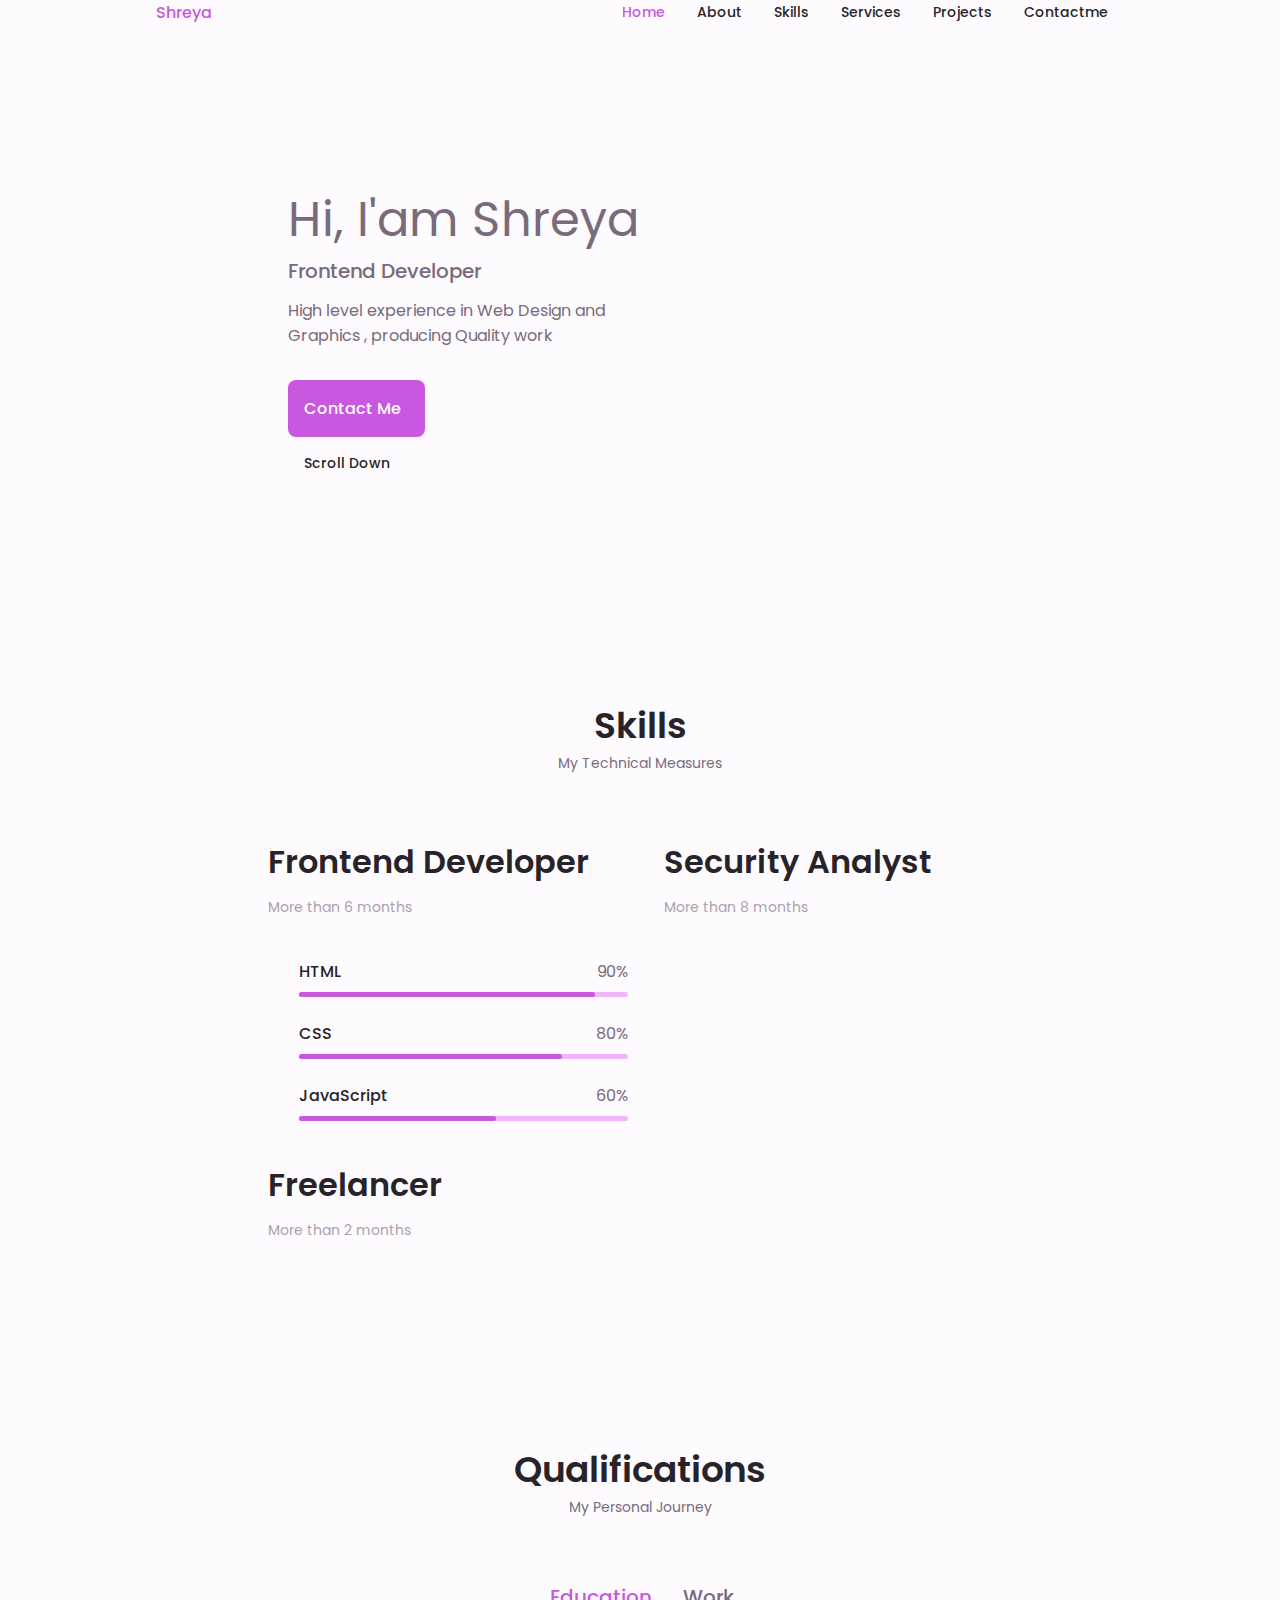
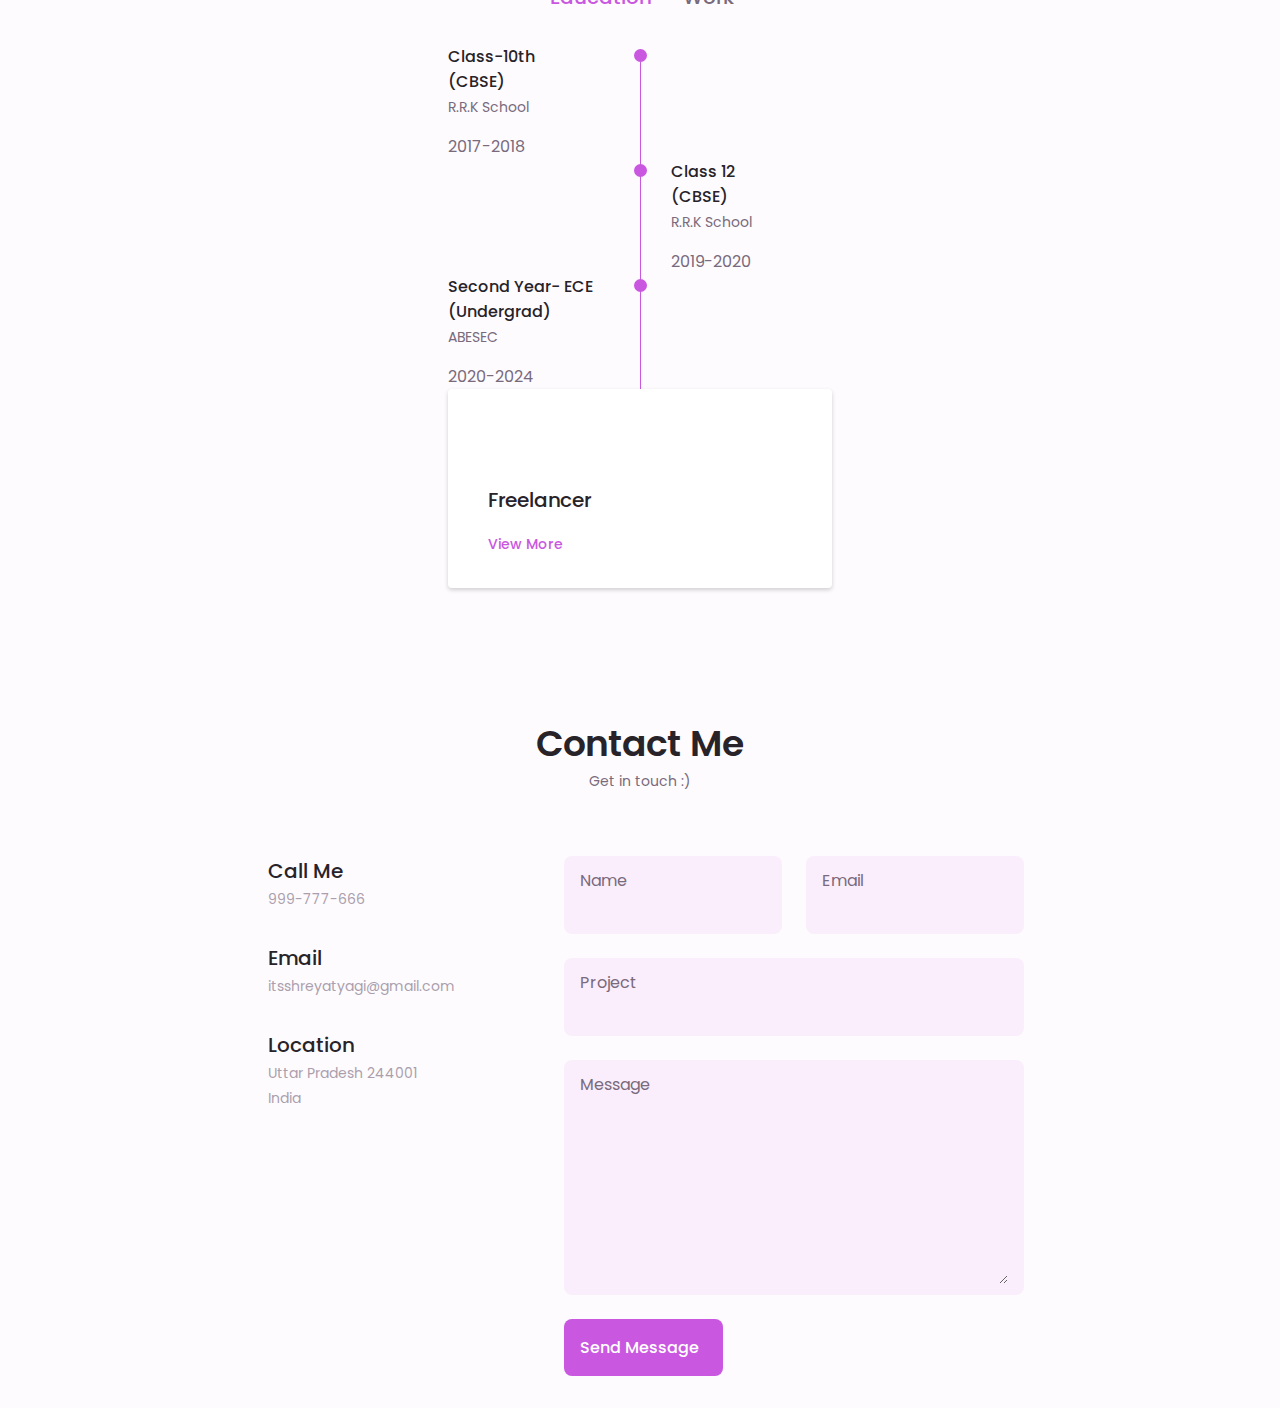
<file: index.html>
<!DOCTYPE html>
    <html lang="en">
    <head>
        <meta charset="UTF-8">
        <meta name="viewport" content="width=device-width, initial-scale=1.0">

        <!--==================== UNICONS ====================-->
        <link rel="stylesheet" href="https://unicons.iconscout.com/release/v4.0.0/css/line.css">
        
        
        <!--==================== CSS ====================-->
        <link rel="stylesheet" href="Portfolioo.css">

        <title>Responsive Portfolio Website</title>
    </head>
    <body>
        <!--==================== HEADER ====================-->
        <header class="header" id="header">
            <nav class="nav container">
                <a href="#" class="nav__logo">Shreya</a>

                <div class="nav__menu" id="nav-menu">
                    <ul class="nav__list grid">
                        <li class="nav__item">
                            <a href="#home" class="nav__link active-link">
                                <i class="uil uil-estate nav__icon"></i> Home

                            </a>
                            <li class="nav__item">
                                <a href="#about" class="nav__link">
                                    <i class="uil uil-user nav__icon"></i> About
                                    
                                </a>
                            <li class="nav__item">
                            <a href="#skills" class="nav__link">
                                <i class="uil uil-file-edit-alt nav__icon"></i> Skills
                                
                            </a>
                            <li class="nav__item">
                                <a href="#services" class="nav__link">
                                    <i class="uil uil-briefcase-alt nav__icon"></i> Services
                                </a>
                           <li class="nav__item">
                                    <a href="#projects" class="nav__link">
                                        <i class="uil uil-scenery nav__icon"></i> Projects
                                 </a>
                           <li class="nav__item">
                                    <a href="#contact" class="nav__link">
                                        <i class="uil uil-message nav__icon"></i> Contactme
                                        
                                 </a>      
                          </li>
                    </ul>
                    <i class="uil uil-multiply nav__close" id="nav-close"></i>
                </div>

                <div class="nav__btns">
                    <!--Theme change button-->
                    <i class="uil uil-moon change-theme" id="theme-button"></i>

                    <div class="nav__toggle" id="nav-toggle">
                        <i class="uil uil-apps"></i>
                    </div>
                </div>
            </nav>
        </header>

        <!--==================== MAIN ====================-->
        <main class="main">
            <!--==================== HOME ====================-->
            <section class="home section" id="home">
                <div class="home__container container grid">
                    <div class="home__content grid">
                        <div class="home__social">
                            <a href="https://www.linkedin.com/in/shreya-tyagi-624786135" target= "_blank" class="home__social-icon">
                                <i class="uil uil-linkedin-alt"></i>

                            </a>
                            <a href="https://dribbble.com" target= "_blank" class="home__social-icon">
                                <i class="uil uil-dribbble"></i>
                            </a>
                            <a href="https://github.com" target= "_blank" class="home__social-icon">
                                <i class="uil uil-github-alt"></i>
                            </a>
                        </div>

                        <div class="home__data">
                            <hi class="home__title">Hi, I'am Shreya</hi>
                            <h3 class="home__subtitle">Frontend Developer</h3>
                            <p class="home__description">High level experience in Web Design and Graphics , producing Quality work</p>
                            <a href="#contact" class="button button--flex">
                                Contact Me
                                <i class="uil uil-message button__icon"></i>
                            </a>
                        </div>
                    </div>

                    <div class="home__scroll">
                        <a href="#about" class="home__scroll-button button--flex">
                            <i class="uil uil-mouse-alt home__scroll-mouse"></i>
                            <span class="home__scroll-name">Scroll Down</span>
                            <i class="uil uil-arrow-down home__scroll-arrow"></i>
                        </a>
                    </div>
                </div>
            </section>

           
            <!--==================== SKILLS ====================-->
            <section class="skills section" id="skills">
                <section class="skills section" id="skills">
                    <h2 class="section__title">Skills</h2>
                    <span class="section__subtitle">My Technical Measures</span>

                    <div class="skills__container container grid">
                        <div>
                            <!--==================== SKILLS 1====================-->
                            <div class="skills__content skills__open">
                                <div class="skills__header">
                                    <i class="uil uil-brackets-curly skills__icon"> </i>

                                    <div>
                                        <h1 class="skills__titles">Frontend Developer</h1>
                                        <span class="skills__subtitle">More than 6 months</span>
                                    </div>

                                    <i class="uil uil-angle-down skills__arrow"></i>
                                </div>

                                <div class="skills__list grid">
                                    <div class="skills__data">
                                        <div class="skills__titles">
                                            <h3 class="skills__name">  HTML
                                            </h3>
                                            <span class="skills__number">90%</span>
                                        </div>

                                         <div class="skills__bar">
                                             <span class="skills__percentage skills__html">
                                             </span>
                                         </div>
                                    </div>

                                    <div class="skills__data">
                                        <div class="skills__titles">
                                            <h3 class="skills__name"> CSS
                                            </h3>
                                            <span class="skills__number">80%</span>
                                        </div>

                                         <div class="skills__bar">
                                             <span class="skills__percentage skills__css">
                                             </span>
                                         </div>
                                    </div>

                                    <div class="skills__data">
                                        <div class="skills__titles">
                                            <h3 class="skills__name"> JavaScript
                                            </h3>
                                            <span class="skills__number">60%</span>
                                        </div>

                                         <div class="skills__bar">
                                             <span class="skills__percentage skills__js">
                                             </span>
                                         </div>
                                    </div> 
                                </div>
                            </div>
                       </div>

                        <div>
                             <!--==================== SKILLS 2 ====================-->
                             <div class="skills__content skills__close">
                                <div class="skills__header">
                                    <i class="uil uil-shield-check skills__icon"></i>

                                    <div>
                                        <h1 class="skills__titles">Security Analyst</h1>
                                        <span class="skills__subtitle">More than 8 months</span>
                                    </div>

                                    <i class="uil uil-angle-down skills__arrow"></i>
                                </div>

                                <div class="skills__list grid">
                                    <div class="skills__data">
                                        <div class="skills__titles">
                                            <h3 class="skills__name"> Penetration Testing
                                            </h3>
                                            <span class="skills__number">70%</span>
                                        </div>

                                         <div class="skills__bar">
                                             <span class="skills__percentage skills__pt">
                                             </span>
                                         </div>
                                    </div>

                                    <div class="skills__data">
                                        <div class="skills__titles">
                                            <h3 class="skills__name"> Enumeration & Scanning
                                            </h3>
                                            <span class="skills__number">80%</span>
                                        </div>

                                         <div class="skills__bar">
                                             <span class="skills__percentage skills__eands">
                                             </span>
                                         </div>
                                    </div>

                                    <div class="skills__data">
                                        <div class="skills__titles">
                                            <h3 class="skills__name"> Network Hacking
                                            </h3>
                                            <span class="skills__number">60%</span>
                                        </div>

                                         <div class="skills__bar">
                                             <span class="skills__percentage skills__nh">
                                             </span>
                                         </div>
                                    </div>

                                    <div class="skills__data">
                                        <div class="skills__titles">
                                            <h3 class="skills__name"> Gaining Root Access
                                            </h3>
                                            <span class="skills__number">80%</span>
                                        </div>

                                         <div class="skills__bar">
                                             <span class="skills__percentage skills__root">
                                             </span>
                                         </div>
                                    </div>
                                </div>
                             </div>   
                        </div>

                        <div>
                            <!--==================== SKILLS 3====================-->
                            <div class="skills__content skills__close">
                                <div class="skills__header">
                                    <i class="uil uil-swatchbook skills__icon"></i>

                                    <div>
                                        <h1 class="skills__titles">Freelancer</h1>
                                        <span class="skills__subtitle">More than 2 months</span>
                                    </div>

                                    <i class="uil uil-angle-down skills__arrow"></i>
                                </div>

                                <div class="skills__list grid">
                                    <div class="skills__data">
                                        <div class="skills__titles">
                                            <h3 class="skills__name"> Graphics Designing
                                            </h3>
                                            <span class="skills__number">80%</span>
                                        </div>

                                         <div class="skills__bar">
                                             <span class="skills__percentage skills__gd">
                                             </span>
                                         </div>
                                    </div>

                                    <div class="skills__data">
                                        <div class="skills__titles">
                                            <h3 class="skills__name">Transcripting
                                            </h3>
                                            <span class="skills__number">90%</span>
                                        </div>

                                         <div class="skills__bar">
                                             <span class="skills__percentage skills__ts">
                                             </span>
                                         </div>
                                    </div>

                                    <div class="skills__data">
                                        <div class="skills__titles">
                                            <h3 class="skills__name"> Photoshop
                                            </h3>
                                            <span class="skills__number">70%</span>
                                        </div>

                                         <div class="skills__bar">
                                             <span class="skills__percentage skills__php">
                                             </span>
                                         </div>
                                    </div>
                                </div>
                            </div>       
                        </div>
                    </div>
                </section>


            </section>

            <!--==================== QUALIFICATION ====================-->
            <section class="qualification section">
                <h2 class="section__title">Qualifications</h2>
                <span class="section__subtitle">My Personal Journey</span>

                <div class="qualification__container container">
                    <div class="qualification__tabs">
                        <div class="qualification__button button--flex qualification__active" data-target = '#education' >
                            <i class="uil uil-graduation-cap qualification__icon"></i>
                            Education
                        </div>

                        <div class="qualification__button button--flex " data-target="#work">
                            <i class="uil uil-briefcase-alt"></i>
                            Work
                        </div>
                    </div>

                    <div class="qualification__section">
                        <!--==================== QUALIFICATION CONTENT 1 ====================-->
                        <div class="qualification__content qualification__active" data-content id="education">
                            <!--==================== QUALIFICATION 1 ====================-->
                            <div class="qualification__data">
                                <div>
                                    <h3 class="qualification__title">
                                     Class-10th <br>(CBSE)
                                    </h3>
                                    <span class="qualification__subtitle">
                                        R.R.K School
                                    </span>
                                    <div class="qualification__calender">
                                        <i class="uil uil-calendar-alt"></i>
                                        2017-2018
                                    </div>
                                </div>

                                <div>
                                    <span class="qualification__rounder"></span>
                                    <span class="qualification__line"></span>
                                </div>
                            </div>

                             <!--==================== QUALIFICATION 2 ====================-->
                             <div class="qualification__data">
                                 <div></div>

                                 <div>
                                    <span class="qualification__rounder"></span>
                                    <span class="qualification__line"></span>
                                </div>

                                <div>
                                    <h3 class="qualification__title">
                                     Class 12 <br>(CBSE)
                                    </h3>
                                    <span class="qualification__subtitle">
                                        R.R.K School
                                    </span>
                                    <div class="qualification__calender">
                                        <i class="uil uil-calendar-alt"></i>
                                        2019-2020
                                    </div>
                                </div>
                            </div>

                             <!--==================== QUALIFICATION 3 ====================-->
                             <div class="qualification__data">

                                <div>
                                    <h3 class="qualification__title">
                                     Second Year- ECE <br> (Undergrad)
                                    </h3>
                                    <span class="qualification__subtitle">
                                        ABESEC
                                    </span>
                                    <div class="qualification__calender">
                                        <i class="uil uil-calendar-alt"></i>
                                        2020-2024
                                    </div>
                                </div>

                                <div>
                                    <span class="qualification__rounder"></span>
                                    <span class="qualification__line"></span>
                                </div>
                            </div>
                        </div>

                        
                    <!--==================== SERVICES 2====================-->
                    <div class="services__content">
                        <div>
                            <i class="uil uil-edit"></i>
                            <h3 class="services__title">
                                Freelancer
                            </h3>
                        </div>

                        <span class="button button--flex button--small button--link services__button">
                            View More
                            <i class="uil uil-arrow-right button__icon"></i>
                        </span>

                        <div class="services__modal">
                            <div class="services__modal-content">
                               <h4 class="services__modal-title">
                                   Transcript & Photoshop
                               </h4>
                               <i class="uil uil-times services__modal-close"></i>

                               <ul class="services__modal-services grid">
                                   <li class="services__modal-service">
                                    <i class="uil uil-check-circle services__modal-icon"></i>

                                    <p>I transcript Educational videos</p>
                                   </li>

                                   <li class="services__modal-service">
                                    <i class="uil uil-check-circle services__modal-icon"></i>

                                    <p>I transcript Social media content</p>
                                   </li>
                                    
                                   <li class="services__modal-service">
                                    <i class="uil uil-check-circle services__modal-icon"></i>

                                    <p>Edit Pictures </p>
                                   </li>
                                   
                                   <li class="services__modal-service">
                                    <i class="uil uil-check-circle services__modal-icon"></i>

                                    <p>I photoshop images</p>
                                   </li>
                        
                               </ul>
                            </div>
                        </div>
                    </div>
                </div>
            </section>


            <!--==================== CONTACT ME ====================-->
            <section class="contact section" id="contact">
                <h2 class="section__title">Contact Me</h2>
                <span class="section__subtitle">Get in touch :)</span>

                <div class="contact__container container grid">
                    <div>
                        <div class="contact__info">
                            <i class="uil uil-phone contact__icon"></i>

                            <div>
                                <h3 class="contact__title">
                                    Call Me
                                </h3>
                                <span class="contact__subtitle">
                                    999-777-666
                                </span>
                            </div>
                        </div>

                        <div class="contact__info">
                            <i class="uil uil-envelope-check contact__icon"></i>

                            <div>
                                <h3 class="contact__title">
                                    Email
                                </h3>
                                <span class="contact__subtitle">
                                    itsshreyatyagi@gmail.com
                                </span>
                            </div>
                        </div>

                        <div class="contact__info">
                            <i class="uil uil-map-marker contact__icon"></i>

                            <div>
                                <h3 class="contact__title">
                                    Location
                                </h3>
                                <span class="contact__subtitle">
                                    Uttar Pradesh 244001<br> India
                                </span>
                            </div>
                        </div>
                    </div>

                    <form action="" class="contact__form grid">
                        <div class="contact__inputs grid">
                            <div class="contact__content">
                                <label for="" class="conatct__label">
                                    Name
                                </label>
                                <input type="text" class="contact__input">
                            </div>
                            <div class="contact__content">
                                <label for="" class="conatct__label">
                                    Email
                                </label>
                                <input type="email" class="contact__input">
                            </div>

                        </div>
                        <div class="contact__content">
                            <label for="" class="conatct__label">
                                Project
                            </label>
                            <input type="text" class="contact__input">
                        </div>
                        <div class="contact__content">
                            <label for="" class="conatct__label">
                              Message
                            </label>
                           <textarea name="" id="" cols="0" rows="7" class="contact__input"></textarea>
                        </div>

                        <div>
                            <a href="#" class="button button--flex">
                                Send Message
                                <i class="uil uil-message button__icon"></i>
                            </a>
                        </div>
                    </form>
                </div>
            </section>
        </main>
        

        <!--==================== MAIN JS ====================-->
        <script src="main.js"></script>
    </body>
</html>
</file>
<file: Portfolioo.css>
/*==================== GOOGLE FONTS ====================*/
@import url('https://fonts.googleapis.com/css2?family=Poppins:wght@400;500;600&display=swap');

/*==================== VARIABLES CSS ====================*/
 :root {
    --header-height: 3rem ;

    /*========== Colors ==========*/
    /* Change favorite color */
    --hue-color: 650; /*Purple 250 - Green 142 - Blue 230 - Pink 340*/

    /* HSL color mode */
    --first-color:hsl(var(--hue-color),69%,61%) ;
    --first-color-second: hsl(var(--hue-color),69%,61%) ;
    --first-color-alt: hsl(var(--hue-color),57%,53%) ;
    --first-color-lighter: hsl(var(--hue-color),92%,85%) ; 
    --title-color: hsl(var(--hue-color),8%,15%) ;
    --text-color: hsl(var(--hue-color),8%,45%);
    --text-color-light: hsl(var(--hue-color),8%,65%);
    --input-color:hsl(var(--hue-color),70%,96%) ;
    --body-color: hsl(var(--hue-color),60%,99%);
    --container-color: #fff;
    --scroll-bar-color: hsl(var(--hue-color),12% , 90%);
    --scroll-thumb-color: hsl(var(--hue-color),12% , 80%);

    /*========== Font and typography ==========*/
    --body-font:'Poppins', sans-serif ;

    /* .5rem = 8px, 1rem = 16px, 1.5rem = 24px ... */
    --big-font-size: 2rem ;
    --h1-font-size: 1.5rem;
    --h2-font-size: 1.25rem;
    --h3-font-size: 1.125rem ;
    --normal-font-size: .938rem;
    --small-font-size: .813rem;
    --smaller-font-size: .75rem;

    /*========== Font weight ==========*/
    --font-medium: 500 ;
    --font-semi-bold:600 ;

    /*========== Margenes Bottom ==========*/
    /* .25rem = 4px, .5rem = 8px, .75rem = 12px ... */
    --mb-0-25:.25rem;
    --mb-0-5: .5rem;
    --mb-0-75:.75rem ;
    --mb-1: 1rem;
    --mb-1-5: 1.5rem;
    --mb-2: 2rem;
    --mb-2-5: 2.5rem;
    --mb-3: 3rem;

    /*========== z index ==========*/
    --z-tooltip:10 ;
    --z-fixed: 100;
    --z-modal: 1000;
}

/* Font size for large devices */
@media screen and (min-width: 968px) {
    :root {
        --big-font-size: 3rem;
        --h1-font-size: 2.25rem ;
        --h2-font-size: 1.5rem ;
        --h3-font-size: 1.25rem;
        --normal-font-size: 1rem;
        --small-font-size: .875rem ;
        --smaller-font-size: .813rem;
    }
}

/*========== Variables Dark theme ==========*/
body.dark-theme{
    /* HSL color mode */
    
    --first-color-second: hsl(var(--hue-color),30%,8%) ; 
    --title-color: hsl(var(--hue-color),8%,95%) ;
    --text-color: hsl(var(--hue-color),8%,75%);
    --input-color:hsl(var(--hue-color),29%,16%) ;
    --body-color: hsl(var(--hue-color),28%,12%);
    --container-color: hsl(var(--hue-color), 29%, 16%);
    --scroll-bar-color: hsl(var(--hue-color),12% , 48%);
    --scroll-thumb-color: hsl(var(--hue-color),12% , 36%);

}

/*========== Button Dark/Light ==========*/
.nav__btns{
    display: flex;
    align-items: center;
}

.change-theme{
    font-size: 1.5rem;
    color: var(--title-color);
    margin-right: var(--mb-1);
    cursor: pointer;
}

.change-theme:hover{
    color: var(--first-color);
}

/*==================== BASE ====================*/
*{
    box-sizing: border-box;
    padding: 0%;
    margin: 0%;
}
html{
    scroll-behavior: smooth;
}

body{
    
    margin: 0 0 var(--header-height)0;
    font-family: var(--body-font);
    font-size: var(--normal-font-size);
    background-color: var(--body-color);
    color: var(--text-color);
}

h1,h2,h3,h4{
    color: var(--title-color);
    font-weight: var(--font-semi-bold);
}

ul{
    list-style: none;
}

a{
    text-decoration: none;
}

img{
    max-width: 100%;
    height:auto;
}
/*==================== REUSABLE CSS CLASSES ====================*/
.section{
    padding: 2rem 0 3rem;
}

.section__title{
    font-size: var(--h1-font-size);
}
.section__subtitle{
    display: block;
    font-size: var(--small-font-size);
    margin-bottom: var(--mb-3);
}

.section__title,
.section__subtitle{
    
    text-align: center;

}
/*==================== LAYOUT ====================*/
.container{
    max-width: 768px;
    margin-left: var(--mb-1-5);
    margin-right: var(--mb-1-5);
}

.grid{
    display: grid;
    gap: 1.5rem;
}

.header{
    width: 100%;
    position: fixed;
    bottom: 0;
    left: 0;
    z-index: var(--z-fixed);
    background-color: var(--body-color);
}
/*==================== NAV ====================*/
.nav{
    max-width: 968px;
    height: var(--header-height);
    display: flex;
    justify-content: space-between;
    align-items: center;
}


.nav__logo,
.nav__toggle{
    color: var(--first-color) ;
    font-weight: var(--font-medium);

}

.nav__logo:hover{
    color: var(--first-color);
}

.nav__toggle{
    font-size: 1.3rem;
    cursor: pointer;
}

.nav__toggle:hover{
    color: var(--first-color);
}

@media screen and (max-width: 767px){
    .nav__menu{
        position: fixed;
        bottom: -100%;
        left: 0;
        width: 100%;
        background-color: var(--body-color);
        padding: 2rem 1.5rem 4rem;
        box-shadow: 0 -1px 4px rgba(0,0,0,.15);
        border-radius: 1.5rem 1.5rem 0 0;
        transition: .3s;
    }
}

    .nav__list{
        grid-template-columns: repeat(3, 1fr);
        gap: 2rem;
    }

    .nav__link{
        display: flex;
        flex-direction: column;
        align-items: center;
        font-size: var(--small-font-size);
        color: var(--title-color);
        font-weight: var(--font-medium);
    }

    .nav__link:hover{
        color: var(--first-color);
    }
    .nav__icon{
        font-size: 1.5rem;
    }

    .nav__close{
        position: absolute;
        right: 1.3rem;
        bottom: .5rem;
        font-size: 1.5rem;
        cursor: pointer;
        color: var(--first-color);
    }

    .nav__close:hover{
        color: var(--first-color-alt);
    }

/* show menu */
.show-menu{
    bottom: 0;
}

/* Active link */
.active-link{
    color: var(--first-color);
}


/* Change background header */
.scroll-header{
    box-shadow: 0 -1px 4px rgba(0,0,0,.15);
}


/*==================== HOME ====================*/
.home__container{
    gap: 1rem ;
}

.home__content{
    grid-template-columns: .5fr 3fr ;
    padding-top: 3.5rem;
    align-items: center;
}
.home__social{
    display: grid;
    grid-template-columns: max-content;
    row-gap: 1rem;
}

.home__social-icon{
    font-size: 2.1rem;
    color: var(--first-color);
}

.home__social-icon:hover{
    color: var(--first-color-alt);
}

.home__blob{
    width: 250px;
    fill: var(--first-color);

}

.home__blob-img{
    width: 170px;
}

.home__data{
    grid-column: 1/3 ;
}

.home__title{
    font-size: var(--big-font-size);

}

.home__subtitle{
    font-size: var(--h3-font-size);
    color: var(--text-color);
    font-weight: var(--font-medium);
    margin-bottom: var(--mb-0-75);
    
}

.home__description{
    margin-bottom: var(--mb-2);

}

.home__scroll{
    display: none;
}

.home__scroll-button{
    color: var(--first-color);
    transition: .3s;
}

.home__scroll-button:hover{
    transform: translateY(0.5rem);
}

.home__scroll-mouse{
    font-size: 2.3rem;
}

.home__scroll-name{
    font-size: var(--small-font-size);
    color: var(--title-color);
    font-weight: var(--font-medium);
    margin-right: var(--mb-0-25);
}

.home__scroll-arrow{
    font-size: 1.75rem;
}

/*==================== BUTTONS ====================*/
.button{
    display: inline-block;
    background-color: var(--first-color);
    color: #fff;
    padding: 1rem;
    border-radius: .5rem;
    font-weight: var(--font-medium);
}

.button:hover{
    background-color: var(--first-color-alt);
}

.button__icon{
    font-size: 1.25rem;
    margin-left: var(--mb-0-5);
    transition: .3s;
}

.button--white{
    background-color: floralwhite;
    color: var(--first-color);
}

.button--white:hover{
    background-color: var(--first-color-lighter);
}

.button--flex{
    display: inline-flex;
    align-items: center;
}

.button--small{
    padding: .75rem 1rem;
}

.button--link{
    padding: 0;
    background-color: transparent;
    color: var(--first-color);
}

.button--link:hover{
    background-color: transparent;
    color: var(--first-color-alt);
}


/*==================== ABOUT ====================*/
.about__img{
    width: 260px;
    border-radius: .5rem;
    justify-self: center;
    align-self: center;
}

.about__description{
    text-align: center;
    margin-bottom: var(--mb-2-5);
}

.about__info{
    display: flex;
    justify-content: space-evenly;
    margin-bottom: var(--mb-2-5);
}

.about__info-title{
    font-size: var(--h2-font-size);
    font-weight: var(--font-semi-bold);
    color: var(--title-color);
}

.about__info-name{
    font-size: var(--smaller-font-size);
}

.about__info-title,
.about__info-name{
    display: block;
    text-align: center;

}

.about__buttons{
    display: flex;
    justify-content: center;
}


/*==================== SKILLS ====================*/
.skills__container{
    row-gap: 0;
}

.skills__header{
    display: flex;
    align-items: center;
    margin-bottom: var(--mb-2-5);
    cursor: pointer;
}

.skills__icon,
.skills__arrow{
    font-size: 2rem;
    color: var(--first-color);
}

.skills__icon{
    margin-right: var(--mb-0-75) ;
}

.skills__title{
    font-size: var(--h3-font-size);
}

.skills__subtitle{
    font-size: var(--small-font-size);
    color: var(--text-color-light);
}

.skills__arrow{
    margin-left: auto;
    transition: .4s;
}

.skills__list{
    row-gap: 1.5rem;
    padding-left: 2.7rem;
}

.skills__titles{
    display: flex;
    justify-content: space-between;
    margin-bottom: var(--mb-0-5);
}

.skills__name{
    font-size: var(--normal-font-size);
    font-weight: var(--font-medium);
}

.skills__bar,
.skills__percentage{
    height: 5px;
    border-radius: .25rem;
}

.skills__bar{
    background-color: var(--first-color-lighter);
}

.skills__percentage{
    display: block;
    background-color: var(--first-color);
}

.skills__html{
    width: 90%;
}
.skills__css{
    width: 80%;
}
.skills__js{
    width: 60%;
}


.skills__pt{
    width: 70%;
}
.skills__eands{
    width: 80%;
}
.skills__nh{
    width: 60%;
}
.skills__root{
    width: 80%;
}


.skills__gd{
    width: 80%;
}
.skills__ts{
    width: 90%;
}
.skills__php{
    width: 70%;
}

.skills__close .skills__list{
    height: 0;
    overflow: hidden;
}

.skills__open .skills__list{
    height: max-content;
    margin-bottom: var(--mb-2-5);
}

.skills__open .skills__arrow{
    transform: rotate(-180deg);
    overflow: hidden;
}


/*==================== QUALIFICATION ====================*/
.qualification__tabs{
    display: flex;
    justify-content: space-evenly;
    margin-bottom: var(--mb-2);
}

.qualification__button{
    font-size: var(--h3-font-size);
    font-weight: var(--font-medium);
    cursor: pointer;
}

.qualification__button:hover{
    color: var(--first-color);
}

.qualification__icon{
    font-size: 2rem;
    margin-right: var(--mb-0-25);
}

.qualification__data{
    display: grid;
    grid-template-columns: 1fr max-content 1fr ;
    column-gap: 1.5rem;
}

.qualification__title{
    font-size: var(--normal-font-size);
    font-weight: var(--font-medium);
}

.qualification__subtitle{
    display: inline-block;
    font-size: var(--small-font-size) ;
    margin-bottom: var(--mb-1);
}

.qualification__calendar{
    font-size: var(--smaller-font-size);
    color: var(--text-color-light);
}

.qualification__rounder{
    display: inline-block;
    width: 13px;
    height: 13px;
    background-color: var(--first-color);
    border-radius: 50%;
}

.qualification__line{
    display: block;
    width: 1px;
    height: 100%;
    background-color: var(--first-color);
    transform: translate(6px,-7px);
}

.qualification [data-content]{
    display: none;
}

.qualification__active[data-content]{
    display: block;
}

.qualification__button.qualification__active{
    color: var(--first-color);
}


/*==================== SERVICES ====================*/
.services__container{
    gap: 1.5rem;
    grid-template-columns: repeat(2, 1fr);
}

.services__content{
    position: relative;
    background-color: var(--container-color);
    padding: 3.5rem .5rem 1.25rem 1.5rem;
    border-radius: .25rem;
    box-shadow: 0 2px 4px rgba(0,0,0,.18);
    transition: .3s;
}

.services__content:hover{
    box-shadow: rgba(0,0,0,.15);
}

.services__icon{
    display: block;
    font-size: 1.7rem;
    color: var(--first-color);
    margin-bottom: var(--mb-1);
}

.services__title{
    font-size: var(--h3-font-size);
    margin-bottom: var(--mb-1);
    font-weight: var(--font-medium);
}

.services__button{
    cursor: pointer;
    font-size: var(--small-font-size);
}

.services__button:hover .button__icon{
    transform: translateX(.25rem);
}

.services__modal{
    position: fixed;
    top: 0;
    left: 0;
    right: 0;
    bottom: 0;
    background-color: rgba(0,0,0,.5);
    display: flex;
    align-items: center;
    justify-content: center;
    padding: 0 1rem;
    z-index: var(--z-modal);
    opacity: 0;
    visibility: hidden;
    transition: .3s;
}

.services__modal-content{
    position: relative;
    background-color: var(--container-color);
    padding: 1.5rem;
    border-radius: .5rem;
}

.services__modal-services{
    row-gap: 1rem;
}

.services__modal-service{
    display: flex;
}

.services__modal-title{
    font-size: var(--h3-font-size);
    font-weight: var(--font-medium);
    margin-bottom: var(--mb-1-5);
}

.services__modal-close{
    position: absolute;
    top: 1rem;
    right: 1rem;
    font-size: 1.5rem;
    color: var(--first-color);
    cursor: pointer;
}

.services__modal-icon{
    color: var(--first-color);
    margin-right: var(--mb-0-75);
}


/* Active Modal */
.active-modal{
    opacity: 1;
    visibility: visible;
}


/*==================== PROJECT IN MIND ====================*/
.project{
    text-align: center;
}

.project__bg{
    background-color: var(--first-color-second);
    padding-top: 3rem;
}

.project__title{
    font-size: var(--h2-font-size);
    margin-bottom: var(--mb-0-75);
}

.project__description{
    margin-bottom: var(--mb-1-5);
}

.project__title,
.project__description{
    color: floralwhite;
}

.project__img{
    width: 280px;
    justify-self: center;
    padding-bottom: 2rem;
}


/*==================== CONTACT ME ====================*/
.contact__container{
    row-gap: 3rem;
}

.contact__info{
    display: flex;
    margin-bottom: var(--mb-2);
}

.contact__icon{
    font-size: 2rem;
    color: var(--first-color);
    margin-right: var(--mb-0-75);
}

.contact__title{
    font-size: var(--h3-font-size);
    font-weight: var(--font-medium);
}

.contact__subtitle{
    font-size: var(--small-font-size);
    color: var(--text-color-light);
}

.contact__content{
    background-color: var(--input-color);
    border-radius: .5rem;
    padding: .75rem 1rem .25rem;
}

.contact__label{
    font-size: var(--smaller-font-size);
    color: var(--title-color);
}

.contact__input{
    width: 100%;
    background-color: var(--input-color);
    color: var(--text-color);
    font-family: var(--body-font);
    font-size: var(--normal-font-size);
    border: none;
    outline: none;
    padding: .25rem .5rem .5rem 0;
}


/*==================== FOOTER ====================*/
.footer{
    padding-top: 2rem;
}

.footer__container{
    row-gap: 3.5rem;
}

.footer__bg{
    background-color: var(--first-color-second);
    padding: 2rem 0 3rem;

}

.footer__title{
    font-size: var(--h1-font-size);
    margin-bottom: var(--mb-0-25);
}

.footer__subtitle{
    font-size: var(--small-font-size);
}

.footer__links{
    display: flex;
    flex-direction: column;
    row-gap: .75rem;
}

.footer__link:hover{
    color: var(--first-color-lighter);
}

.footer__social{
    font-size: 1.25rem;
    margin-right: var(--mb-1-5);

}

.footer__social:hover{
    color: var(--first-color-lighter);
}

.footer__copy{
    font-size: var(--smaller-font-size);
    text-align: center;
    color: var(--text-color-light);
    margin-bottom: var(--mb-3);
}

.footer__title,
.footer__subtitle,
.footer__link,
.footer__social{
    color: floralwhite;
}


/*========== SCROLL UP ==========*/
.scrollup{
    position: fixed;
    right: 1rem;
    bottom: -20%;
    background-color: var(--first-color);
    opacity: .8;
    padding: 0 .3rem;
    border-radius: .4rem;
    z-index: var(--z-tooltip);
    transition: .4s;
}

.scrollup:hover{
    background-color: var(--first-color-alt);
}

.scrollup__icon{
    font-size: 1.5rem;
    color: floralwhite;
}

/* Show scroll */
.show-scroll{
    bottom: 5rem;
}

/*========== SCROLL BAR ==========*/
::-webkit-scrollbar{
    width: .60rem;
    background-color: var(--scroll-bar-color);
    border-radius: .5rem;
}

::-webkit-scrollbar-thumb{
    background-color: var(--scroll-thumb-color);
    border-radius: .5rem;
}


::-webkit-scrollbar-thumb:hover{
    background-color: var(--text-color-light);
}

/*==================== MEDIA QUERIES ====================*/
/* For small devices */
@media screen and (max-width: 350px){
    .container{
        margin-left: var(--mb-1);
        margin-right: var(--mb-1);
    }
    
    .nav__menu{
        padding: 2rem .25rem 4rem; 
    }

    .nav__list{
        column-gap: 0;
    }

    .home__content{
        grid-template-columns: .25fr 3fr;
    }

    .home__blob{
        width: 180px;
    }

    .skills__title{
        font-size: var(--normal-font-size);
    }

    .qualification__data{
        gap: .5rem;
    }

    .services__container{
        grid-template-columns: max-content;
        justify-content: center;
    }

    .services__content{
        padding-right: 3.5rem;
    }

    .services__modal{
        padding: 0 .5rem;
    }

    .project__img{
        width: 200px;
    }

}

/* For medium devices */
@media screen and (min-width: 568px){
    .home__content{
        grid-template-columns: max-content 1fr 1fr ;
    }

    .home__data{
        grid-column: initial;
    }

    .home__blob{
        order: 1;
        justify-self: center;
    }

    .about__container,
    .skills__container,
    .project__container,
    .contact__container,
    .footer__container {
        grid-template-columns: repeat(2, 1fr);
    }
    

    .qualification__section{
        display: grid;
        grid-template-columns: .6fr;
        justify-content: center;
    }

}

@media screen and (min-width: 768px) {
        .container{
            margin-left: auto;
            margin-right: auto;
        }

        body{
            margin: 0;
        }

        .section{
            padding: 6rem 0 2rem;
        }

        .section__subtitle{
            margin-bottom: 4rem;
        }
        
        .header{
            top: 0;
            bottom: initial;
        }

        .header,
        .main,
        .footer__container{
            padding: 0 1rem;
        }

        .nav{
            height: calc(var(--header-height)+ 1.5rem);
            column-gap: 1rem;
        }
        
        .nav__icon,
        .nav__close,
        .nav__toggle{
            display: none;
        }

        .nav__list{
            display: flex;
            column-gap: 2rem;
        }
        
        .nav__menu{
            margin-left: auto;   
        }

        .change-theme{
            margin: 0;
        }

        .home__container{
            row-gap: .5rem;
        }

        .home__content{
            padding-top: 5.5rem;
            column-gap: 2rem;
        }

        .home__blob{
            width: 270px;
        }

        .home__scroll{
            display: block;
        }

        .home__scroll-button{
            margin-left: 3rem;
        }

        .about__container{
            column-gap: 5rem;
        }

        .about__img{
            width: 380px;
        }

        .about__description{
            text-align: initial;
        }

        .about__info{
            justify-content: space-between;
        }

        .about__buttons{
            justify-content: initial;
        }

        .qualification__tabs{
            justify-content: center;
        }

        .qualification__button{
            margin: 0 var(--mb-1);
        }


        .qualification__section{
            grid-template-columns: .5fr;
        }

        .services__container{
            grid-template-columns: repeat(3, 218px);
            justify-content: center;
        }

        .services__icon{
            font-size: 2rem;
        }

        .services__content{
            padding: 6rem 0 2rem 2.5rem;
        }

        .services__modal-content{
            width: 450px;
        }

        .project{
            text-align: initial;
        }

        .project__bg{
            background: none;
        }

        .project__container{
            background-color: var(--first-color-second);
            border-radius: 1rem;
            padding: 3rem 2.5rem 0;
            grid-template-columns: 1fr max-content;
            column-gap: 3rem;
        }

        .project__data{
            padding-top: .8rem;
        }

        .footer__container{
            grid-template-columns: repeat(3, 1fr);
        }

        .footer__bg{
            padding: 3rem 0 3.5rem;

        }

        .footer__links{
            flex-direction: row;
            column-gap: 2rem;
        }

        .footer__socials{
            justify-self: flex-end;
            
        }

        .footer__copy{
            margin-top: 4.5rem;
        }

    }


/* For large devices */
@media screen and (min-width: 1024px){
    .header,
    .main,
    .footer__container{
        padding: 0;
    }
    
    .home__blob{
        width: 320px;
    }

    .home__social{
        transform: translateX(-6rem);
    }

    .services__container{
        grid-template-columns: repeat(3, 238px );
    }

    .contact__form{
        width: 460px;
    }

    .contact__inputs{
        grid-template-columns: repeat(2, 1fr);
    }
}
</file>
